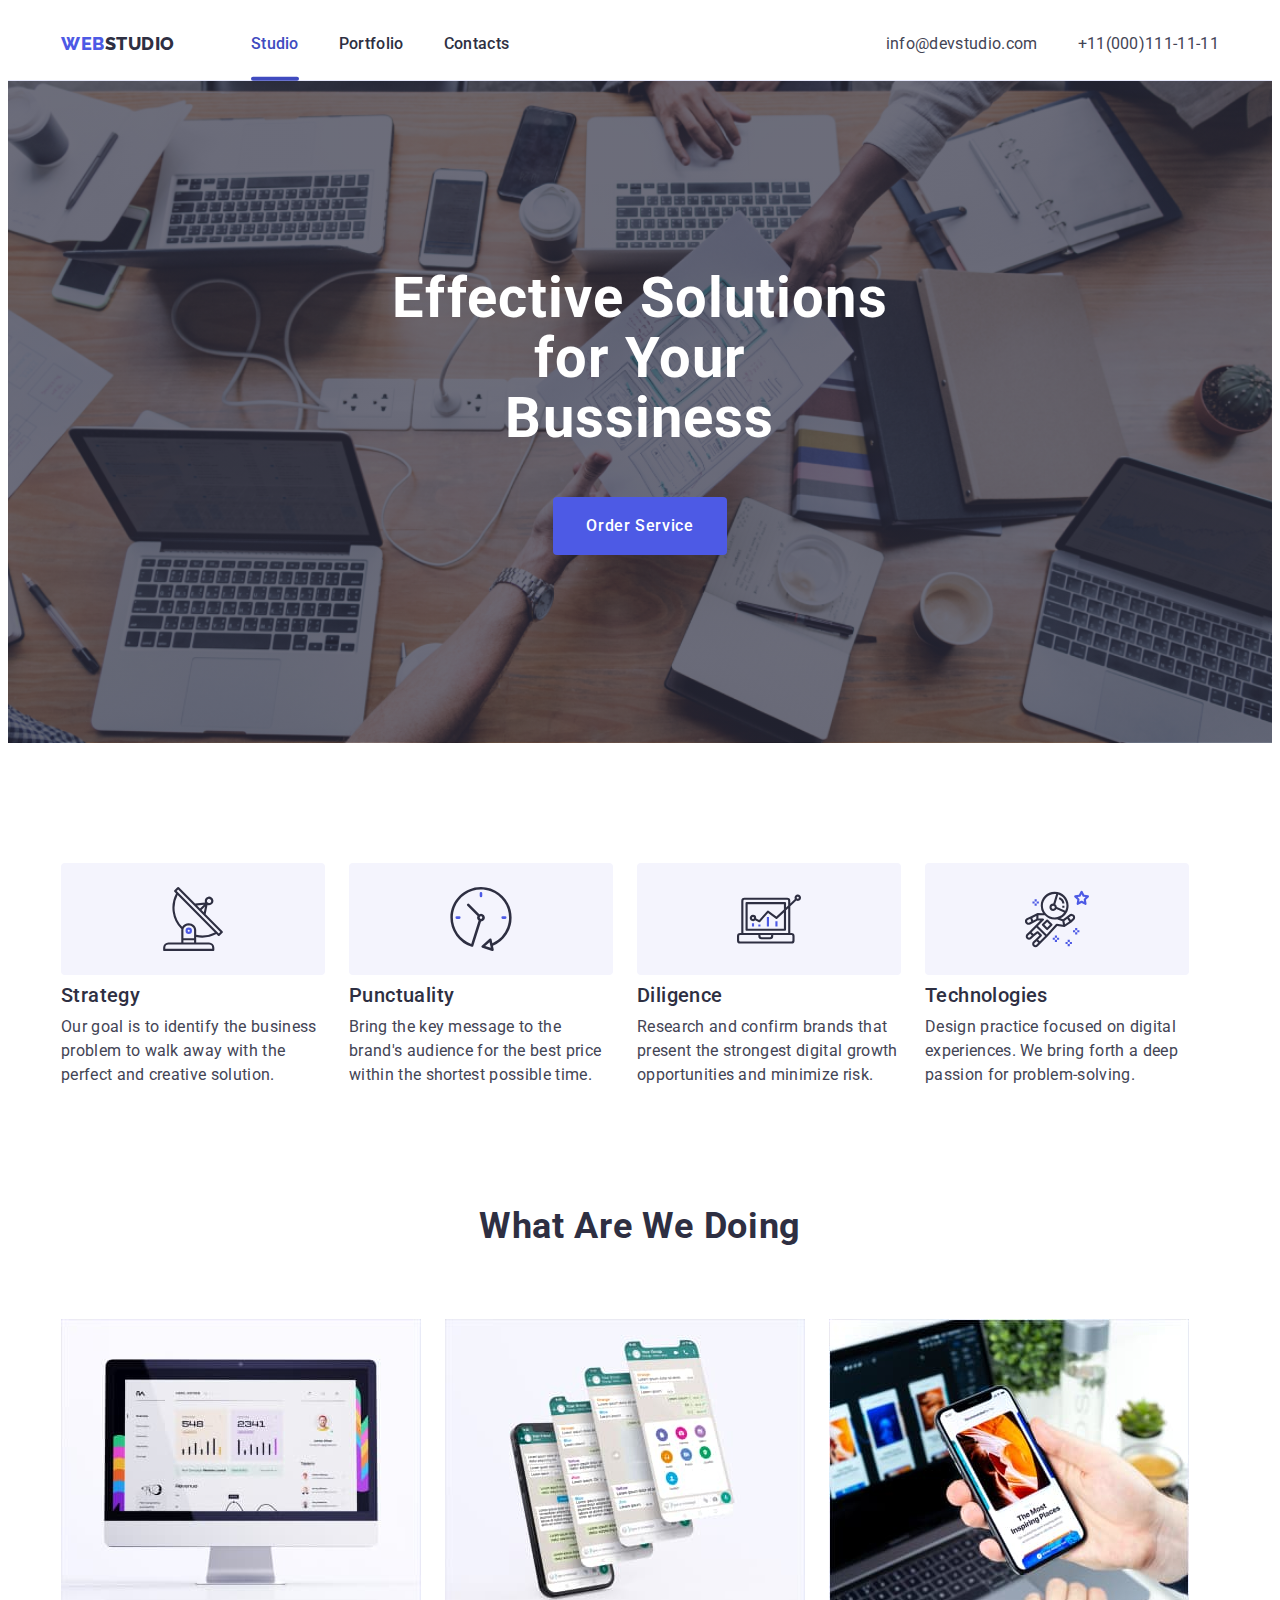
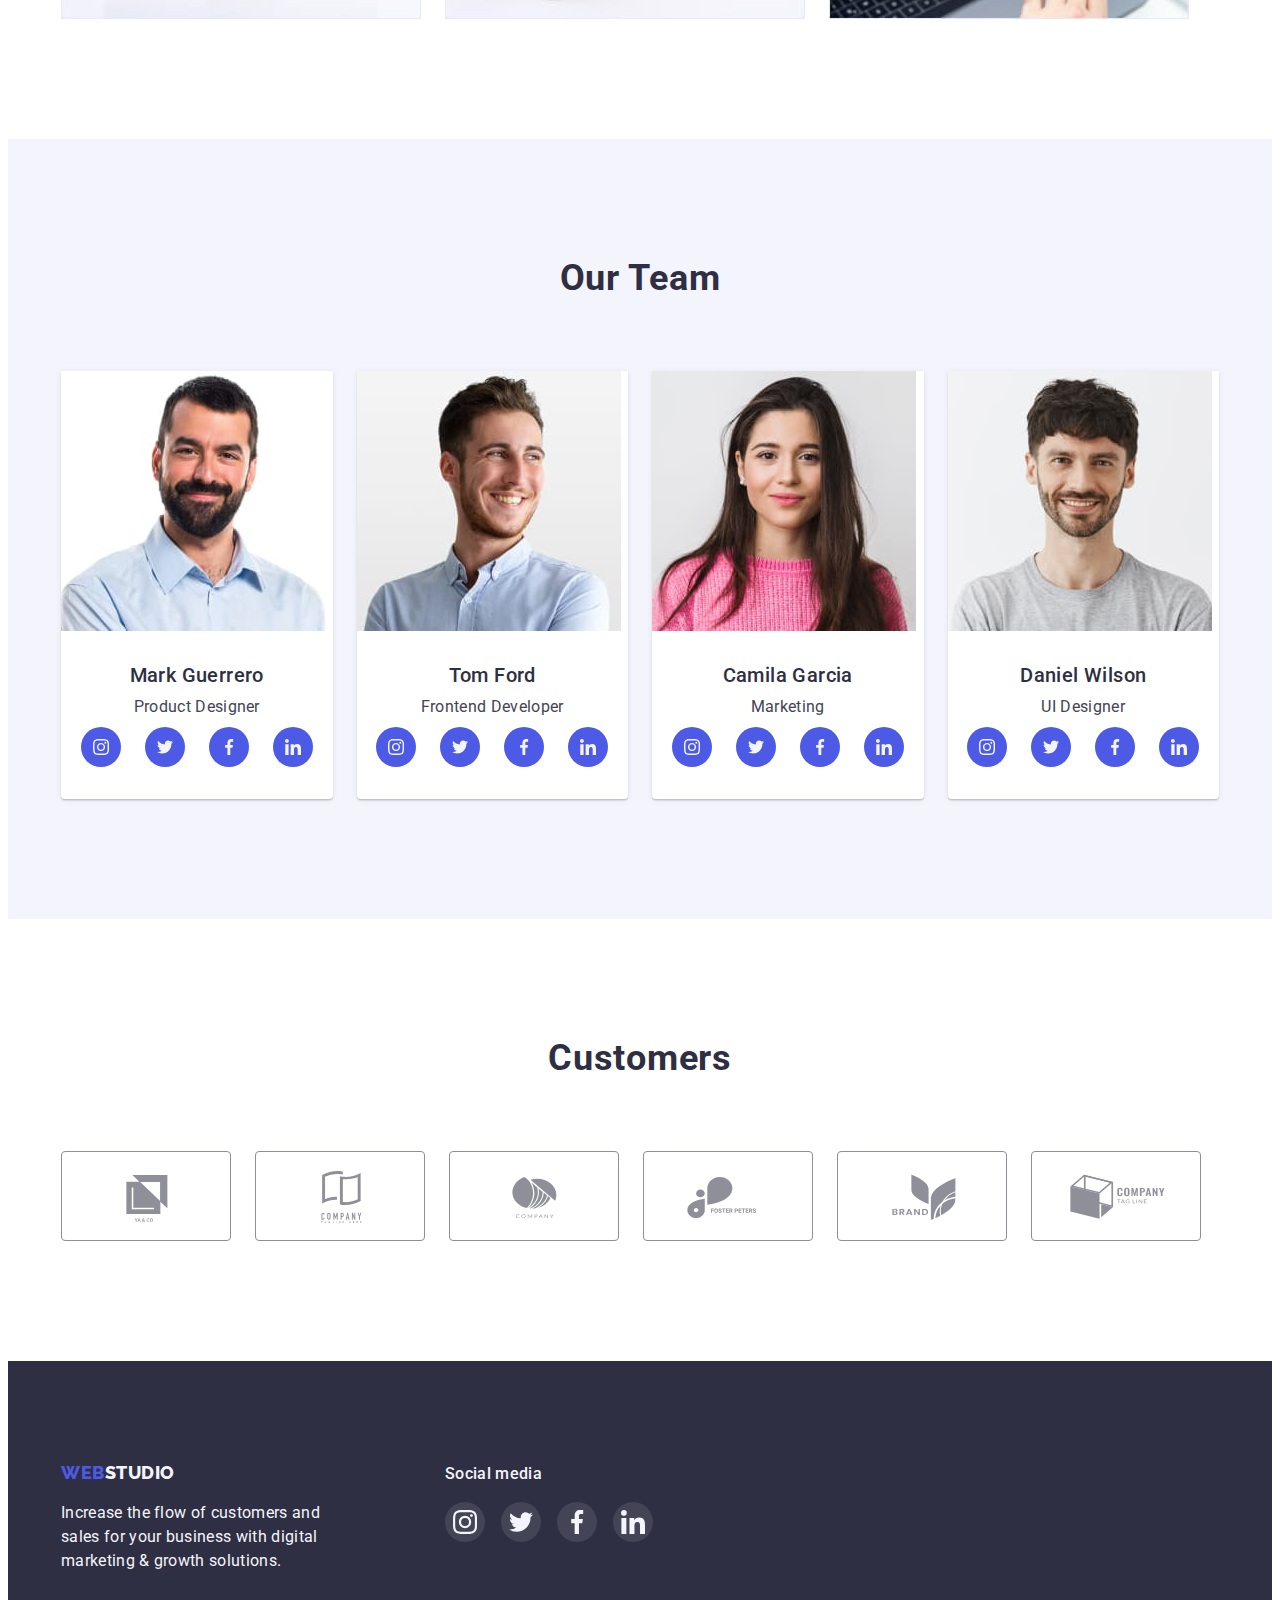
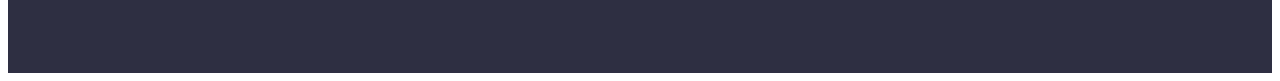
<file: index.html>
<!DOCTYPE html>
<html lang="en">
  <head>
    <meta charset="UTF-8" />
    <meta http-equiv="X-UA-Compatible" content="IE=edge" />
    <meta name="viewport" content="width=device-width, initial-scale=1.0" />
    <title>WebStudio</title>
    <link rel="preconnect" href="https://fonts.googleapis.com" />
    <link rel="preconnect" href="https://fonts.gstatic.com" crossorigin />
    <link
      href="https://fonts.googleapis.com/css2?family=Raleway:wght@800&family=Roboto:wght@400;500;700;900&display=swap"
      rel="stylesheet"
    />
    <link
      rel="stylesheet"
      href="https://cdnjs.cloudflare.com/ajax/libs/modern-normalize/1.1.0/modern-normalize.min.css"
      integrity="sha512-wpPYUAdjBVSE4KJnH1VR1HeZfpl1ub8YT/NKx4PuQ5NmX2tKuGu6U/JRp5y+Y8XG2tV+wKQpNHVUX03MfMFn9Q=="
      crossorigin="anonymous"
      referrerpolicy="no-referrer"
    />
    <link rel="stylesheet" href="./css/styles.css" />
  </head>
  <body>
    <header class="header">
      <div class="header-container">
        <nav class="nav-header">
          <a href="./index.html" class="logo-header"
            >Web <span class="logo-text">Studio</span></a
          >
          <ul class="header-container-list">
            <li class="navigation-li">
              <a class="navigation nav-line" href="./index.html">Studio</a>
            </li>

            <li class="navigation-li">
              <a class="navigation" href="./portfolio.html">Portfolio</a>
            </li>

            <li class="navigation-li">
              <a class="navigation" href="./index.html">Contacts</a>
            </li>
          </ul>
        </nav>
        <address class="address">
          <ul class="header-contacts">
            <li>
              <a class="address-link" href="mailto:info@devstudio.com"
                >info@devstudio.com</a
              >
            </li>
            <li>
              <a class="address-link" href="tel:+110001111111"
                >+11(000)111-11-11</a
              >
            </li>
          </ul>
        </address>
      </div>
    </header>
    <main>
      <section class="section-hero">
        <div class="container">
          <h1 class="hero-title">Effective Solutions for Your Bussiness</h1>
          <button class="button" type="button" data-modal-open>
            Order Service
          </button>
          <div class="backdrop is-hidden" data-modal>
            <div class="modal">
              <button class="close" type="button" data-modal-close>
                <svg class="vector">
                  <use href="./images/symbol-defs.svg#icon-close-black"></use>
                </svg>
              </button>
            </div>
          </div>
        </div>
      </section>
      <section class="advantages">
        <div class="container">
          <h2 class="visually-hidden">Advantages</h2>
          <ul class="advantages-list">
            <li class="tagline">
              <div class="feature">
                <svg class="size-svg">
                  <use href="./images/symbol-defs.svg#icon-antenna"></use>
                </svg>
              </div>
              <h3 class="head">Strategy</h3>
              <p class="paragraph">
                Our goal is to identify the business problem to walk away with
                the perfect and creative solution.
              </p>
            </li>

            <li class="tagline">
              <div class="feature">
                <svg class="size-svg">
                  <use href="./images/symbol-defs.svg#icon-clock"></use>
                </svg>
              </div>
              <h3 class="head">Punctuality</h3>
              <p class="paragraph">
                Bring the key message to the brand's audience for the best price
                within the shortest possible time.
              </p>
            </li>

            <li class="tagline">
              <div class="feature">
                <svg class="size-svg">
                  <use href="./images/symbol-defs.svg#icon-diagram"></use>
                </svg>
              </div>
              <h3 class="head">Diligence</h3>
              <p class="paragraph">
                Research and confirm brands that present the strongest digital
                growth opportunities and minimize risk.
              </p>
            </li>

            <li class="tagline">
              <div class="feature">
                <svg class="size-svg">
                  <use href="./images/symbol-defs.svg#icon-astronaut"></use>
                </svg>
              </div>
              <h3 class="head">Technologies</h3>
              <p class="paragraph">
                Design practice focused on digital experiences. We bring forth a
                deep passion for problem-solving.
              </p>
            </li>
          </ul>
        </div>
      </section>
      <section class="information">
        <div class="container">
          <h2 class="title">What are we doing</h2>
          <ul class="img-container">
            <li class="img-item">
              <img
                class="img-information"
                src="./images/numbers.jpg"
                alt="numbers"
                width="360"
                height="300"
              />
            </li>

            <li class="img-item">
              <img
                class="img-information"
                src="./images/device.jpg"
                alt="device"
                width="360"
                height="300"
              />
            </li>

            <li class="img-item">
              <img
                class="img-information"
                src="./images/photos.jpg"
                alt="photos"
                width="360"
                height="300"
              />
            </li>
          </ul>
        </div>
      </section>
      <section class="section-background-team">
        <div class="container">
          <h2 class="title">Our Team</h2>
          <ul class="list-team">
            <li class="team-item">
              <img src="./images/Mark.jpg" alt="Mark" width="264" />
              <div class="team-card">
                <h3 class="head">Mark Guerrero</h3>
                <p class="paragraph">Product Designer</p>
                <ul class="icons">
                  <li>
                    <a class="icons-app" href="#">
                      <svg class="img-icons" width="40" height="40">
                        <use
                          href="./images/symbol-defs.svg#icon-instagram"
                        ></use>
                      </svg>
                    </a>
                  </li>

                  <li>
                    <a class="icons-app" href="#">
                      <svg class="img-icons" width="40" height="40">
                        <use href="./images/symbol-defs.svg#icon-twitter"></use>
                      </svg>
                    </a>
                  </li>

                  <li>
                    <a class="icons-app" href="#">
                      <svg class="img-icons" width="40" height="40">
                        <use
                          href="./images/symbol-defs.svg#icon-facebook"
                        ></use>
                      </svg>
                    </a>
                  </li>

                  <li>
                    <a class="icons-app" href="#">
                      <svg class="img-icons" width="40" height="40">
                        <use
                          href="./images/symbol-defs.svg#icon-linkedin"
                        ></use>
                      </svg>
                    </a>
                  </li>
                </ul>
              </div>
            </li>

            <li class="team-item">
              <img src="./images/Tom.jpg" alt="Tom" width="264" />
              <div class="team-card">
                <h3 class="head">Tom Ford</h3>
                <p class="paragraph">Frontend Developer</p>
                <ul class="icons">
                  <li>
                    <a class="icons-app" href="#">
                      <svg class="img-icons" width="40" height="40">
                        <use
                          href="./images/symbol-defs.svg#icon-instagram"
                        ></use>
                      </svg>
                    </a>
                  </li>

                  <li>
                    <a class="icons-app" href="#">
                      <svg class="img-icons" width="40" height="40">
                        <use href="./images/symbol-defs.svg#icon-twitter"></use>
                      </svg>
                    </a>
                  </li>

                  <li>
                    <a class="icons-app" href="#">
                      <svg class="img-icons" width="40" height="40">
                        <use
                          href="./images/symbol-defs.svg#icon-facebook"
                        ></use>
                      </svg>
                    </a>
                  </li>

                  <li>
                    <a class="icons-app" href="#">
                      <svg class="img-icons" width="40" height="40">
                        <use
                          href="./images/symbol-defs.svg#icon-linkedin"
                        ></use>
                      </svg>
                    </a>
                  </li>
                </ul>
              </div>
            </li>

            <li class="team-item">
              <img src="./images/Camila.jpg" alt="Camila" width="264" />
              <div class="team-card">
                <h3 class="head">Camila Garcia</h3>
                <p class="paragraph">Marketing</p>
                <ul class="icons">
                  <li>
                    <a class="icons-app" href="#">
                      <svg class="img-icons" width="40" height="40">
                        <use
                          href="./images/symbol-defs.svg#icon-instagram"
                        ></use>
                      </svg>
                    </a>
                  </li>

                  <li>
                    <a class="icons-app" href="#">
                      <svg class="img-icons" width="40" height="40">
                        <use href="./images/symbol-defs.svg#icon-twitter"></use>
                      </svg>
                    </a>
                  </li>

                  <li>
                    <a class="icons-app" href="#">
                      <svg class="img-icons" width="40" height="40">
                        <use
                          href="./images/symbol-defs.svg#icon-facebook"
                        ></use>
                      </svg>
                    </a>
                  </li>

                  <li>
                    <a class="icons-app" href="#">
                      <svg class="img-icons" width="40" height="40">
                        <use
                          href="./images/symbol-defs.svg#icon-linkedin"
                        ></use>
                      </svg>
                    </a>
                  </li>
                </ul>
              </div>
            </li>

            <li class="team-item">
              <img src="./images/Daniel.jpg" alt="Daniel" width="264" />
              <div class="team-card">
                <h3 class="head">Daniel Wilson</h3>
                <p class="paragraph">UI Designer</p>
                <ul class="icons">
                  <li>
                    <a class="icons-app" href="#">
                      <svg class="img-icons" width="40" height="40">
                        <use
                          href="./images/symbol-defs.svg#icon-instagram"
                        ></use>
                      </svg>
                    </a>
                  </li>

                  <li>
                    <a class="icons-app" href="#">
                      <svg class="img-icons" width="40" height="40">
                        <use href="./images/symbol-defs.svg#icon-twitter"></use>
                      </svg>
                    </a>
                  </li>

                  <li>
                    <a class="icons-app" href="#">
                      <svg class="img-icons" width="40" height="40">
                        <use
                          href="./images/symbol-defs.svg#icon-facebook"
                        ></use>
                      </svg>
                    </a>
                  </li>

                  <li>
                    <a class="icons-app" href="#">
                      <svg class="img-icons" width="40" height="40">
                        <use
                          href="./images/symbol-defs.svg#icon-linkedin"
                        ></use>
                      </svg>
                    </a>
                  </li>
                </ul>
              </div>
            </li>
          </ul>
        </div>
      </section>
      <section class="customers">
        <div class="container">
          <h2 class="title">Customers</h2>
          <ul class="icons-company">
            <li>
              <a class="company" href="#">
                <svg class="border-company">
                  <use href="./images/symbol-defs.svg#icon-Logo"></use>
                </svg>
              </a>
            </li>

            <li>
              <a class="company" href="#">
                <svg class="border-company">
                  <use href="./images/symbol-defs.svg#icon-Logo-1"></use>
                </svg>
              </a>
            </li>

            <li>
              <a class="company" href="#">
                <svg class="border-company">
                  <use href="./images/symbol-defs.svg#icon-Logo-2"></use>
                </svg>
              </a>
            </li>

            <li>
              <a class="company" href="#">
                <svg class="border-company">
                  <use href="./images/symbol-defs.svg#icon-Logo-3"></use>
                </svg>
              </a>
            </li>

            <li>
              <a class="company" href="#">
                <svg class="border-company">
                  <use href="./images/symbol-defs.svg#icon-Logo-4"></use>
                </svg>
              </a>
            </li>

            <li>
              <a class="company" href="#">
                <svg class="border-company">
                  <use href="./images/symbol-defs.svg#icon-Logo-5"></use>
                </svg>
              </a>
            </li>
          </ul>
        </div>
      </section>
    </main>
    <footer class="footer">
      <div class="container footer-container">
        <div class="footer-box">
          <a href="./index.html" class="logo-header"
            >Web <span class="logo-text-2">Studio</span></a
          >
          <p class="footer-text">
            Increase the flow of customers and sales for your business with
            digital marketing & growth solutions.
          </p>
        </div>

        <div class="footer-social">
          <p class="footer-heading">Social media</p>
          <ul class="icons-footer">
            <li class="items-footer">
              <a class="icons-link" href="#">
                <svg class="svg-footer">
                  <use href="./images/symbol-defs.svg#icon-instagram"></use>
                </svg>
              </a>
            </li>

            <li class="items-footer">
              <a class="icons-link" href="#">
                <svg class="svg-footer">
                  <use href="./images/symbol-defs.svg#icon-twitter"></use>
                </svg>
              </a>
            </li>

            <li class="items-footer">
              <a class="icons-link" href="#">
                <svg class="svg-footer">
                  <use href="./images/symbol-defs.svg#icon-facebook"></use>
                </svg>
              </a>
            </li>

            <li class="items-footer">
              <a class="icons-link" href="#">
                <svg class="svg-footer">
                  <use href="./images/symbol-defs.svg#icon-linkedin"></use>
                </svg>
              </a>
            </li>
          </ul>
        </div>
      </div>
    </footer>
    <script src="./js/modal.js"></script>
  </body>
</html>
</file>
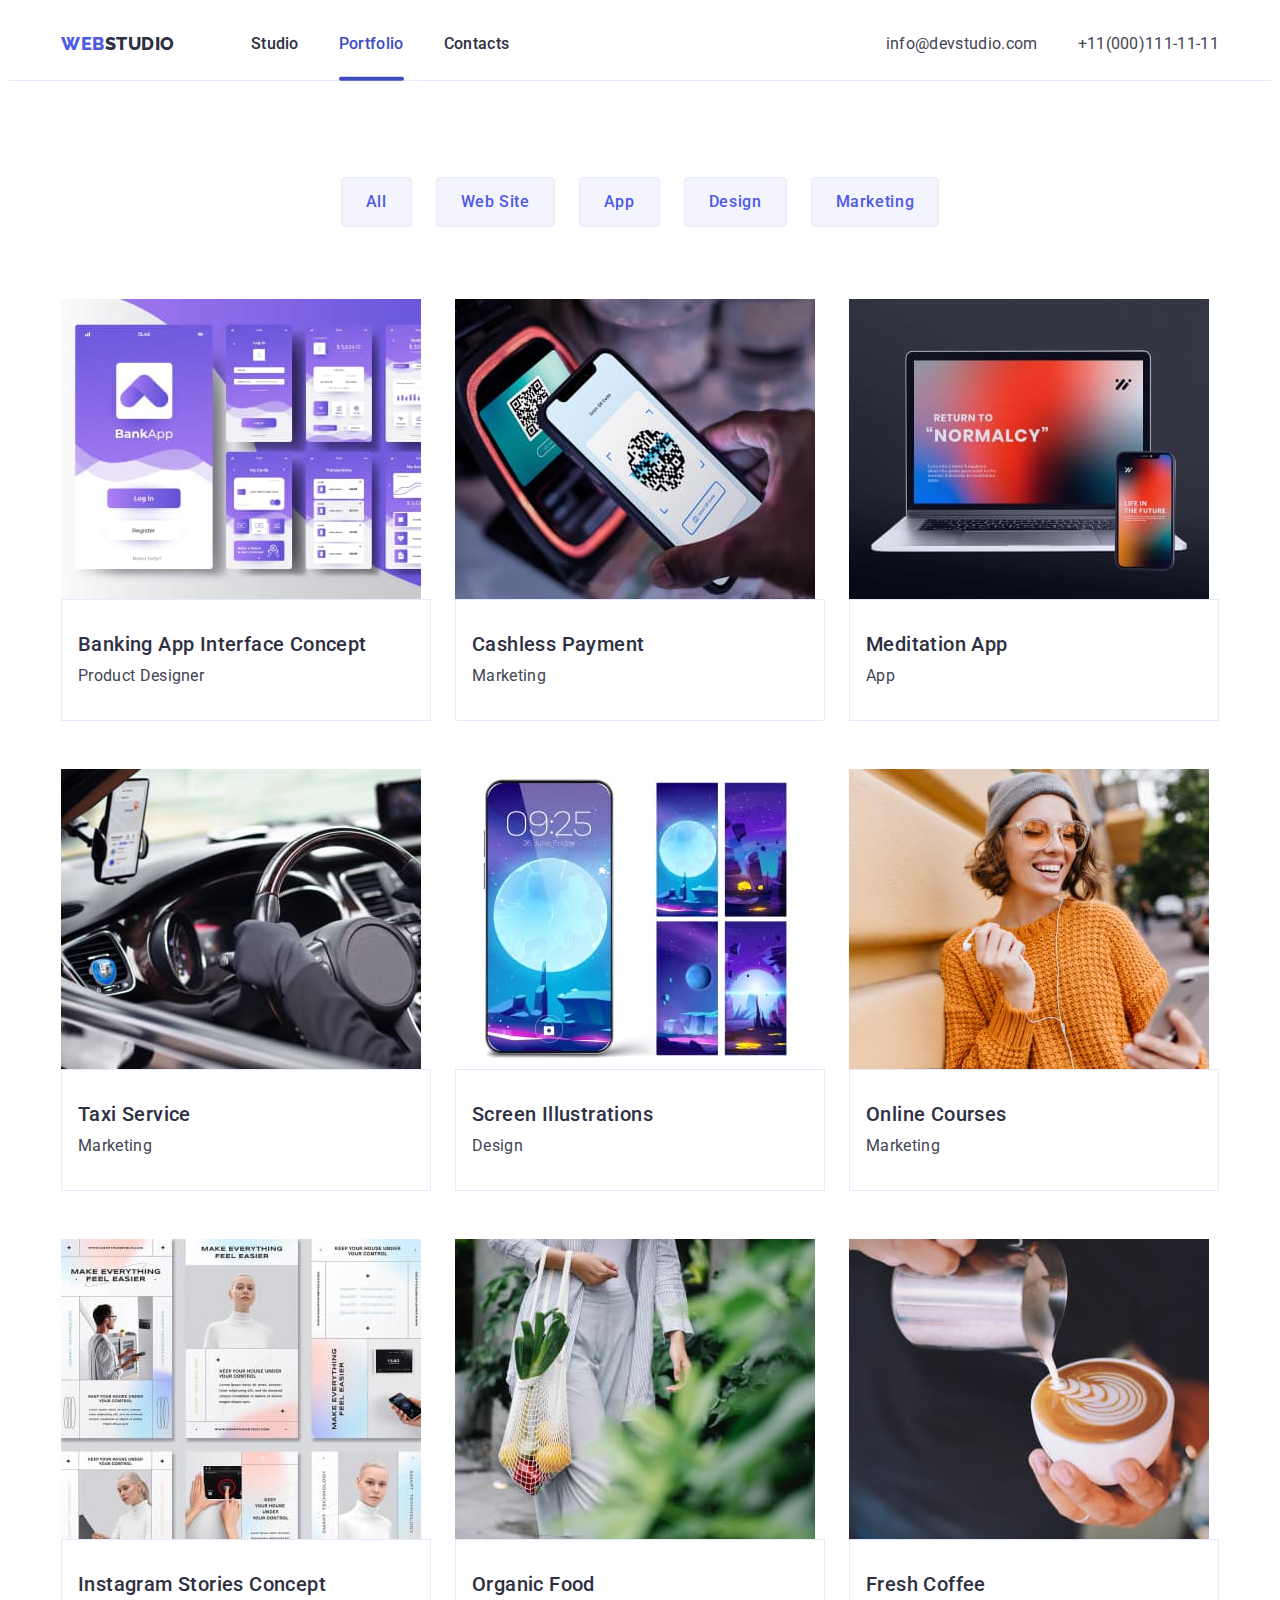
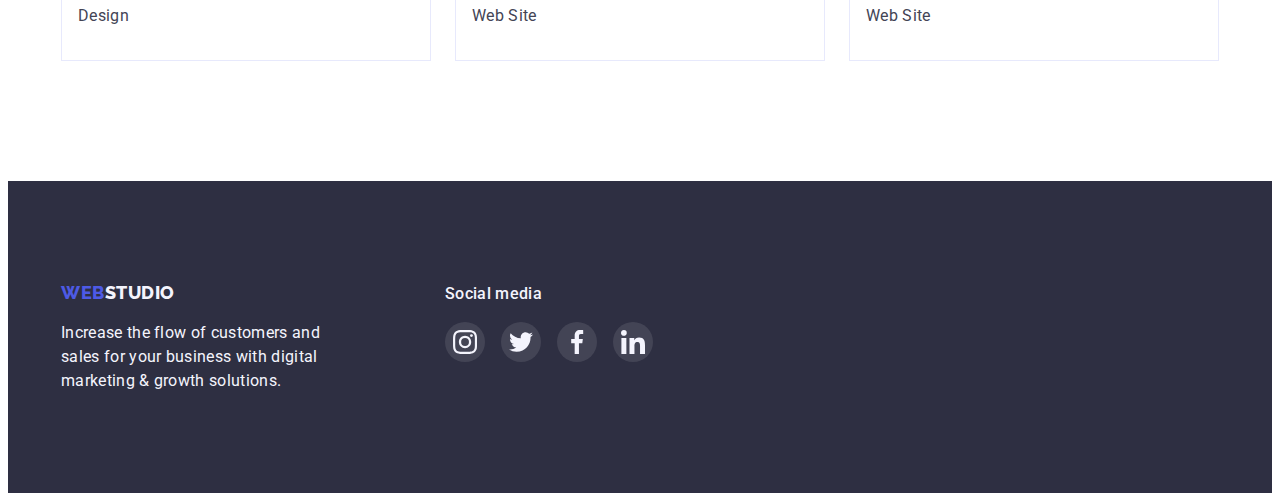
<file: portfolio.html>
<!DOCTYPE html>
<html lang="en">
  <head>
    <meta charset="UTF-8" />
    <meta http-equiv="X-UA-Compatible" content="IE=edge" />
    <meta name="viewport" content="width=device-width, initial-scale=1.0" />
    <title>Portfolio</title>
    <link rel="preconnect" href="https://fonts.googleapis.com" />
    <link rel="preconnect" href="https://fonts.gstatic.com" crossorigin />
    <link
      href="https://fonts.googleapis.com/css2?family=Raleway:wght@800&family=Roboto:wght@400;500;700;900&display=swap"
      rel="stylesheet"
    />
    <link
      rel="stylesheet"
      href="https://cdnjs.cloudflare.com/ajax/libs/modern-normalize/1.1.0/modern-normalize.min.css"
      integrity="sha512-wpPYUAdjBVSE4KJnH1VR1HeZfpl1ub8YT/NKx4PuQ5NmX2tKuGu6U/JRp5y+Y8XG2tV+wKQpNHVUX03MfMFn9Q=="
      crossorigin="anonymous"
      referrerpolicy="no-referrer"
    />
    <link rel="stylesheet" href="./css/styles.css" />
  </head>

  <body>
    <header class="backround-header header">
      <div class="header-container">
        <nav class="nav-header">
          <a href="./index.html" class="logo-header"
            >Web <span class="logo-text">Studio</span></a
          >
          <ul class="header-container-list">
            <li class="navigation-li">
              <a class="navigation" href="./index.html">Studio</a>
            </li>

            <li class="navigation-li">
              <a class="navigation nav-line" href="./portfolio.html"
                >Portfolio</a
              >
            </li>

            <li class="navigation-li">
              <a class="navigation" href="./index.html">Contacts</a>
            </li>
          </ul>
        </nav>
        <address class="address">
          <ul class="header-contacts">
            <li>
              <a class="address-link" href="mailto:info@devstudio.com"
                >info@devstudio.com</a
              >
            </li>
            <li>
              <a class="address-link" href="tel:+110001111111"
                >+11(000)111-11-11</a
              >
            </li>
          </ul>
        </address>
      </div>
    </header>
    <main>
      <section class="section-portfolio">
        <div class="container">
          <h1 class="visual-hidden">features</h1>
          <ul class="filter-button">
            <li><button type="button" class="portfolio-button">All</button></li>
            <li>
              <button type="button" class="portfolio-button">Web Site</button>
            </li>
            <li><button type="button" class="portfolio-button">App</button></li>
            <li>
              <button type="button" class="portfolio-button">Design</button>
            </li>
            <li>
              <button type="button" class="portfolio-button">Marketing</button>
            </li>
          </ul>

          <ul class="cards-image">
            <li class="li-card">
              <a class="link-port">
                <div class="pop-up-images">
                  <img src="./images/1.jpg" alt="banking" width="360" />

                  <p class="text-window">
                    14 Stylish and User-Friendly App Design Concepts · Task
                    Manager App · Calorie Tracker App · Exotic Fruit Ecommerce
                    App · Cloud Storage App
                  </p>
                </div>
                <div class="padding-card">
                  <h2 class="cards-title">Banking App Interface Concept</h2>
                  <p class="cards-text">Product Designer</p>
                </div>
              </a>
            </li>

            <li class="li-card">
              <a class="link-port">
                <div class="pop-up-images">
                  <img src="./images/2.jpg" alt="payment" width="360" />

                  <p class="text-window">
                    14 Stylish and User-Friendly App Design Concepts · Task
                    Manager App · Calorie Tracker App · Exotic Fruit Ecommerce
                    App · Cloud Storage App
                  </p>
                </div>
                <div class="padding-card">
                  <h2 class="cards-title">Cashless Payment</h2>
                  <p class="cards-text">Marketing</p>
                </div>
              </a>
            </li>

            <li class="li-card">
              <a class="link-port">
                <div class="pop-up-images">
                  <img src="./images/3.jpg" alt="meditation" width="360" />

                  <p class="text-window">
                    14 Stylish and User-Friendly App Design Concepts · Task
                    Manager App · Calorie Tracker App · Exotic Fruit Ecommerce
                    App · Cloud Storage App
                  </p>
                </div>
                <div class="padding-card">
                  <h2 class="cards-title">Meditation App</h2>
                  <p class="cards-text">App</p>
                </div>
              </a>
            </li>

            <li class="li-card">
              <a class="link-port">
                <div class="pop-up-images">
                  <img src="./images/4.jpg" alt="taxi" width="360" />

                  <p class="text-window">
                    14 Stylish and User-Friendly App Design Concepts · Task
                    Manager App · Calorie Tracker App · Exotic Fruit Ecommerce
                    App · Cloud Storage App
                  </p>
                </div>
                <div class="padding-card">
                  <h2 class="cards-title">Taxi Service</h2>
                  <p class="cards-text">Marketing</p>
                </div>
              </a>
            </li>

            <li class="li-card">
              <a class="link-port">
                <div class="pop-up-images">
                  <img src="./images/5.jpg" alt="screen" width="360" />

                  <p class="text-window">
                    14 Stylish and User-Friendly App Design Concepts · Task
                    Manager App · Calorie Tracker App · Exotic Fruit Ecommerce
                    App · Cloud Storage App
                  </p>
                </div>
                <div class="padding-card">
                  <h2 class="cards-title">Screen Illustrations</h2>
                  <p class="cards-text">Design</p>
                </div>
              </a>
            </li>

            <li class="li-card">
              <a class="link-port">
                <div class="pop-up-images">
                  <img src="./images/6.jpg" alt="courses" width="360" />

                  <p class="text-window">
                    14 Stylish and User-Friendly App Design Concepts · Task
                    Manager App · Calorie Tracker App · Exotic Fruit Ecommerce
                    App · Cloud Storage App
                  </p>
                </div>
                <div class="padding-card">
                  <h2 class="cards-title">Online Courses</h2>
                  <p class="cards-text">Marketing</p>
                </div>
              </a>
            </li>

            <li class="li-card">
              <a class="link-port">
                <div class="pop-up-images">
                  <img src="./images/7.jpg" alt="stories" width="360" />

                  <p class="text-window">
                    14 Stylish and User-Friendly App Design Concepts · Task
                    Manager App · Calorie Tracker App · Exotic Fruit Ecommerce
                    App · Cloud Storage App
                  </p>
                </div>

                <div class="padding-card">
                  <h2 class="cards-title">Instagram Stories Concept</h2>
                  <p class="cards-text">Design</p>
                </div>
              </a>
            </li>

            <li class="li-card">
              <a class="link-port">
                <div class="pop-up-images">
                  <img src="./images/8.jpg" alt="food" width="360" />

                  <p class="text-window">
                    14 Stylish and User-Friendly App Design Concepts · Task
                    Manager App · Calorie Tracker App · Exotic Fruit Ecommerce
                    App · Cloud Storage App
                  </p>
                </div>
                <div class="padding-card">
                  <h2 class="cards-title">Organic Food</h2>
                  <p class="cards-text">Web Site</p>
                </div>
              </a>
            </li>

            <li class="li-card">
              <a class="link-port">
                <div class="pop-up-images">
                  <img src="./images/9.jpg" alt="coffee" width="360" />

                  <p class="text-window">
                    14 Stylish and User-Friendly App Design Concepts · Task
                    Manager App · Calorie Tracker App · Exotic Fruit Ecommerce
                    App · Cloud Storage App
                  </p>
                </div>
                <div class="padding-card">
                  <h2 class="cards-title">Fresh Coffee</h2>
                  <p class="cards-text">Web Site</p>
                </div>
              </a>
            </li>
          </ul>
        </div>
      </section>
    </main>
    <footer class="footer">
      <div class="container footer-container">
        <div class="footer-box">
          <a href="./index.html" class="logo-header"
            >Web <span class="logo-text-2">Studio</span></a
          >
          <p class="footer-text">
            Increase the flow of customers and sales for your business with
            digital marketing & growth solutions.
          </p>
        </div>

        <div class="footer-social">
          <p class="footer-heading">Social media</p>
          <ul class="icons-footer">
            <li class="items-footer">
              <a class="icons-link" href="#">
                <svg class="svg-footer">
                  <use href="./images/symbol-defs.svg#icon-instagram"></use>
                </svg>
              </a>
            </li>

            <li class="items-footer">
              <a class="icons-link" href="#">
                <svg class="svg-footer">
                  <use href="./images/symbol-defs.svg#icon-twitter"></use>
                </svg>
              </a>
            </li>

            <li class="items-footer">
              <a class="icons-link" href="#">
                <svg class="svg-footer">
                  <use href="./images/symbol-defs.svg#icon-facebook"></use>
                </svg>
              </a>
            </li>

            <li class="items-footer">
              <a class="icons-link" href="#">
                <svg class="svg-footer">
                  <use href="./images/symbol-defs.svg#icon-linkedin"></use>
                </svg>
              </a>
            </li>
          </ul>
        </div>
      </div>
    </footer>
    <script src="./js/modal.js"></script>
  </body>
</html>
</file>
<file: css/styles.css>
:root {
  --color-brand: #4d5ae5;
  --color-primary: #2e2f42;
  --color-secondary: #434455;
  --color-light: #ffffff;
  --color-inverted: #f4f4fd;
  --color-blue: #404bbf;
}

body {
  background-color: var(--color-light);
  font-family: Roboto, sans-serif;
}

p,
h1,
h2,
h3,
h4,
h5 {
  margin-top: 0;
}
.img-list {
  display: block;
  max-width: 100%;
  height: auto;
}

.container {
  width: 100%;
  max-width: 1158px;
  margin: auto;
  padding-left: 15px;
  padding-right: 15px;
}
ul {
  margin: 0;
  padding: 0px;
}

img {
  display: block;
}

/* Logo */

.logo-header {
  font-family: "Raleway";
  font-weight: 800;
  font-size: 18px;
  line-height: 1.3;
  color: var(--color-brand);
  text-decoration: none;
  align-items: center;
  letter-spacing: 0.03em;
  text-transform: uppercase;
  display: flex;
}

.logo-text {
  font-family: "Raleway";
  font-weight: 800;
  font-size: 18px;
  line-height: 1.3;
  color: var(--color-primary);
  text-decoration: none;
  align-items: center;
  letter-spacing: 0.03em;
  text-transform: uppercase;
  display: flex;
}

/* Header */

.header {
  border-bottom: 1px solid #e7e9fc;
}

.header-container {
  display: flex;
  width: 100%;
  max-width: 1158px;
  margin: auto;
  padding-left: 15px;
  padding-right: 15px;
}

.nav-header {
  display: flex;
  align-items: center;
  gap: 76px;
}

.header-container-list {
  display: flex;
  gap: 40px;
  align-items: center;
}

.address-link {
  font-style: normal;
  transition: color 250ms cubic-bezier(0.4, 0, 0.2, 1);
  line-height: 1.5;
  color: var(--color-secondary);
  text-decoration: none;
  letter-spacing: 0.02em;
  padding: 24px 0;
  display: block;
}
.address {
  margin-left: auto;
}

.header-contacts {
  display: flex;
  gap: 40px;
}

.navigation {
  font-weight: 500;
  line-height: 1.5;
  text-decoration: none;
  list-style-type: none;
  letter-spacing: 0.02em;
  color: var(--color-primary);
  display: block;
  padding: 24px 0;
  transition: color 250ms cubic-bezier(0.4, 0, 0.2, 1);
}
.navigation:hover,
.navigation:focus {
  color: var(--color-blue);
}

.address-link:hover,
.address-link:focus {
  color: var(--color-blue);
}

ul {
  list-style: none;
}

.navigation-li {
  position: relative;
}

.nav-line {
  transition: color 250ms cubic-bezier(0.4, 0, 0.2, 1);
  color: var(--color-blue);
}

.navigation .nav-line {
  color: var(--color-blue);
}
.nav-line::after {
  position: absolute;
  content: "";
  bottom: 0;
  left: 0;
  position: absolute;
  transform: translateY(19%);
  background: var(--color-blue);
  border-radius: 2px;
  height: 4px;
  width: 100%;
}

.navigation .nav-line {
  color: var(--color-blue);
}

.nav-line:hover:after {
  opacity: 1;
}

/* background-title*/
.section-hero {
  max-width: 1440px;
  margin-left: auto;
  margin-right: auto;
  padding-top: 188px;
  padding-bottom: 188px;
  text-align: center;
  background-image: linear-gradient(
      rgba(46, 47, 66, 0.7),
      rgba(46, 47, 66, 0.7)
    ),
    url(../images/people-office.jpg);
  background-repeat: no-repeat;
  background-position: center;
  background-size: cover;
}

/* hero-title*/

.hero-title {
  color: var(--color-light);
  font-size: 56px;
  line-height: 1.07;
  font-weight: 700;
  letter-spacing: 0.02em;
  margin: auto;
  max-width: 496px;
}

/* button studio */
.button {
  font-family: "Roboto", sans-serif;
  color: var(--color-light);
  background: var(--color-brand);
  font-size: 16px;
  line-height: 1.5;
  font-weight: 500;
  letter-spacing: 0.04em;
  cursor: pointer;
  padding: 16px 32px;
  margin-top: 48px;
  min-width: 169px;
  border-radius: 4px;
  text-align: center;
  border: 1px solid transparent;
  display: inline;
  transition: background-color 250ms cubic-bezier(0.4, 0, 0.2, 1);
}

.button:hover {
  background: #404bbf;
}
.button:focus {
  background: #404bbf;
}
.button-container {
  display: flex;
  column-gap: 24px;
  justify-content: center;
  margin-bottom: 72px;
}

/* advantages */
.advantages {
  padding: 120px 0;
}

.visually-hidden {
  position: absolute;
  white-space: nowrap;
  width: 1px;
  height: 1px;
  overflow: hidden;
  border: 0;
  padding: 0;
  clip: rect(0 0 0 0);
  clip-path: inset(50%);
  margin: -1px;
}

.advantages-list {
  display: flex;
  gap: 24px;
}

.tagline {
  width: 264px;
}

.head {
  font-size: 20px;
  line-height: 1.2;
  font-weight: 500;
  letter-spacing: 0.02em;
  margin-bottom: 8px;
  color: var(--color-primary);
}

.paragraph {
  color: var(--color-secondary);
  line-height: 1.5;
  letter-spacing: 0.02em;
  margin: 0;
}

.feature {
  gap: 24px;
  margin: auto;
  height: 112px;
  margin-bottom: 8px;
  display: flex;
  justify-content: center;
  background: var(--color-inverted);
  border-radius: 4px;
  align-items: center;
}

.size-svg {
  width: 64px;
  height: 64px;
  display: flex;
}

/* information  */

.information {
  padding-bottom: 120px;
}
.title {
  font-weight: 700;
  font-size: 36px;
  line-height: 1.11;
  letter-spacing: 0.02em;
  text-align: center;
  margin-bottom: 72px;
  text-transform: capitalize;
  color: var(--color-primary);
}

.img-container {
  display: flex;
  gap: 24px;
}

/* team  */
.section-background-team {
  padding-bottom: 120px;
  background: var(--color-inverted);
  padding-top: 120px;
}
.list-team {
  display: flex;
  gap: 24px;
}
.team-item {
  background: var(--color-light);
  box-shadow: 0px 1px 6px rgba(46, 47, 66, 0.08),
    0px 1px 1px rgba(46, 47, 66, 0.16), 0px 2px 1px rgba(46, 47, 66, 0.08);
  border-radius: 0px 0px 4px 4px;
  text-align: center;
  flex-basis: calc((100% - 72px) / 4);
}

.pading-card {
  background: var(--color-light);
  padding-top: 32px;
  padding-bottom: 32px;
  padding-left: 16px;
  padding-right: 16px;
}

/* footer */

.footer {
  background: var(--color-primary);
  padding: 100px 0;
}

.logo-text-2 {
  width: 71px;
  letter-spacing: 0.03em;
  height: 24px;
  color: var(--color-inverted);
}

.footer-text {
  max-width: 264px;
  line-height: 1.5;
  letter-spacing: 0.02em;
  color: var(--color-inverted);
  margin-bottom: 0;
  margin-top: 16px;
}
.footer {
  margin-bottom: 0;
  padding: 100px 0;
  background-color: var(--color-primary);
}

.text-footer {
  max-width: 264px;
  font-size: 16px;
  line-height: 1.5;
  letter-spacing: 0.02em;
  color: var(--color-inverted);
  margin-bottom: 0;
  margin-top: 16px;
}

.footer-container {
  display: flex;
  align-items: baseline;
}

.footer-heading {
  font-weight: 500;
  line-height: 1.5;
  letter-spacing: 0.02em;
  color: var(--color-inverted);
}

.icons-footer {
  display: flex;
  gap: 16px;
}

.footer-social {
  margin-left: 120px;
}
.icons-link {
  justify-content: center;
  border-radius: 50%;
  width: 40px;
  height: 40px;
  align-items: center;
  display: flex;
  background: rgba(255, 255, 255, 0.1);
  transition: background-color 250ms cubic-bezier(0.4, 0, 0.2, 1);
}

.icons-link:hover,
.icons-link:focus {
  background-color: #31d0aa;
}

.svg-footer {
  width: 24px;
  height: 24px;
  fill: var(--color-inverted);
}

/* portfolio*/
.section-portfolio {
  padding-bottom: 120px;
  padding-top: 96px;
}

.visual-hidden {
  position: absolute;
  white-space: nowrap;
  width: 1px;
  height: 1px;
  overflow: hidden;
  border: 0;
  padding: 0;
  clip: rect(0 0 0 0);
  clip-path: inset(50%);
  margin: -1px;
}

.filter-button {
  display: flex;
  column-gap: 24px;
  justify-content: center;
  margin-bottom: 72px;
}

.portfolio-button {
  font-family: "Roboto", sans-serif;
  letter-spacing: 0.04em;
  font-weight: 500;
  font-size: 16px;
  line-height: 1.5;
  background: var(--color-inverted);
  color: var(--color-brand);
  cursor: pointer;
  padding: 12px 24px 12px 24px;
  border: 1px solid #e7e9fc;
  border-radius: 4px;
  transition: background-color, color 250ms cubic-bezier(0.4, 0, 0.2, 1);
}

.portfolio-button:hover,
.portfolio-button:focus {
  color: var(--color-light);
  background-color: #404bbf;
}
/* window portfolio */

.pop-up-images {
  overflow: hidden;
  position: relative;
}

.text-window {
  font-weight: 400;
  font-size: 16px;
  line-height: 24px;
  letter-spacing: 0.02em;
  color: var(--color-inverted);
  position: absolute;
  top: 0;
  left: 0;
  width: 100%;
  height: 100%;
  padding-left: 32px;
  padding-right: 32px;
  padding-top: 40px;
  background: #4d5ae5;
  background-blend-mode: soft-light;
  transform: translateY(100%);
  transition: transform 250ms cubic-bezier(0.4, 0, 0.2, 1);
}

.link-port:hover .text-window,
.link-port:focus .text-window {
  transform: translateY(0);
}

.li-card {
  flex-basis: calc((100% - 48px) / 3);
  transition: box-shadow 250ms cubic-bezier(0.4, 0, 0.2, 1);
}

.li-card:hover,
.li-card:focus {
  box-shadow: 0px 1px 6px rgba(46, 47, 66, 0.08),
    0px 1px 1px rgba(46, 47, 66, 0.16), 0px 2px 1px rgba(46, 47, 66, 0.08);
}

.link-port {
  display: block;
}

.cards-image {
  display: flex;
  flex-wrap: wrap;
  gap: 48px 24px;
}

.team-card {
  padding-top: 32px;
  padding-bottom: 32px;
  padding-left: 16px;
  padding-right: 16px;
}

.cards-title {
  font-weight: 500;
  font-size: 20px;
  line-height: 1.2;
  color: var(--color-primary);
  letter-spacing: 0.02em;
  margin-bottom: 8px;
}

.cards-text {
  line-height: 1.5;
  letter-spacing: 0.02em;
  color: var(--color-secondary);
  margin: 0;
}

.padding-card {
  padding: 32px 0 32px 16px;
  border: 1px solid #e7e9fc;
}
/* icons*/
.icons {
  display: inline-flex;
  gap: 24px;
  margin-top: 8px;
}
.icons-app {
  width: 40px;
  height: 40px;
  display: flex;
  justify-content: center;
  align-items: center;
  background-color: var(--color-brand);
  border-radius: 50%;
  transition: background-color 250ms cubic-bezier(0.4, 0, 0.2, 1);
}
.icons-app:hover,
.icons-app:focus {
  background-color: var(--color-blue);
}

.img-icons {
  width: 16px;
  height: 16px;
  display: block;
  fill: var(--color-inverted);
}

.img-icons:hover,
.img-icons:focus {
  fill: var(--color-inverted);
}

.icons-company {
  display: inline-flex;
  gap: 24px;
}

/* customers */

.customers {
  padding: 120px 0;
}

.company {
  display: flex;
  border: 1px solid #8e8f99;
  border-radius: 4px;
  width: 168px;
  height: 88px;
  justify-content: center;
  align-items: center;
  transition: border-color 250ms cubic-bezier(0.4, 0, 0.2, 1);
}

.border-company {
  width: 104px;
  height: 56px;
  outline: none;
  fill: #8e8f99;
  transition: fill 250ms cubic-bezier(0.4, 0, 0.2, 1);
}

.company:hover,
.company:focus {
  border-color: var(--color-blue);
}

.company:hover .border-company,
.company:focus .border-company {
  fill: var(--color-blue);
}
.icons-company {
  display: flex;
  gap: 24px;
}

/* modal*/

.backdrop {
  position: fixed;
  top: 0;
  left: 0;
  display: flex;
  justify-content: center;
  align-items: center;
  width: 100%;
  height: 100%;
  padding: 20px 0;
  background: rgba(46, 47, 66, 0.4);
  transition: opacity 250ms cubic-bezier(0.4, 0, 0.2, 1),
    visibility 250ms cubic-bezier(0.4, 0, 0.2, 1);
}
.backdrop.is-hidden {
  opacity: 0;
  visibility: hidden;
  pointer-events: none;
}
.modal {
  position: absolute;
  width: 100%;
  height: 100%;
  max-width: 408px;
  max-height: 576px;

  background: #fcfcfc;
  box-shadow: 0px 1px 1px rgba(0, 0, 0, 0.14), 0px 1px 3px rgba(0, 0, 0, 0.12),
    0px 2px 1px rgba(0, 0, 0, 0.2);
  border-radius: 4px;
  opacity: 1;
  transition: transform 250ms cubic-bezier(0.4, 0, 0.2, 1);
}

.close {
  display: flex;
  justify-content: center;
  align-items: center;
  position: absolute;
  top: 24px;
  right: 24px;
  width: 24px;
  height: 24px;
  border-radius: 50%;
  background: #e7e9fc;
  border: 1px solid rgba(0, 0, 0, 0.1);
  cursor: pointer;
  transition: background-color 250ms cubic-bezier(0.4, 0, 0.2, 1),
    fill 250ms cubic-bezier(0.4, 0, 0.2, 1);
}
.close:hover,
.close:focus {
  fill: #e7e9fc;
  background-color: var(--color-blue);
}
.close-black {
  width: 8px;
  height: 8px;
}

.vector {
  width: 8px;
  height: 8px;
}
</file>
